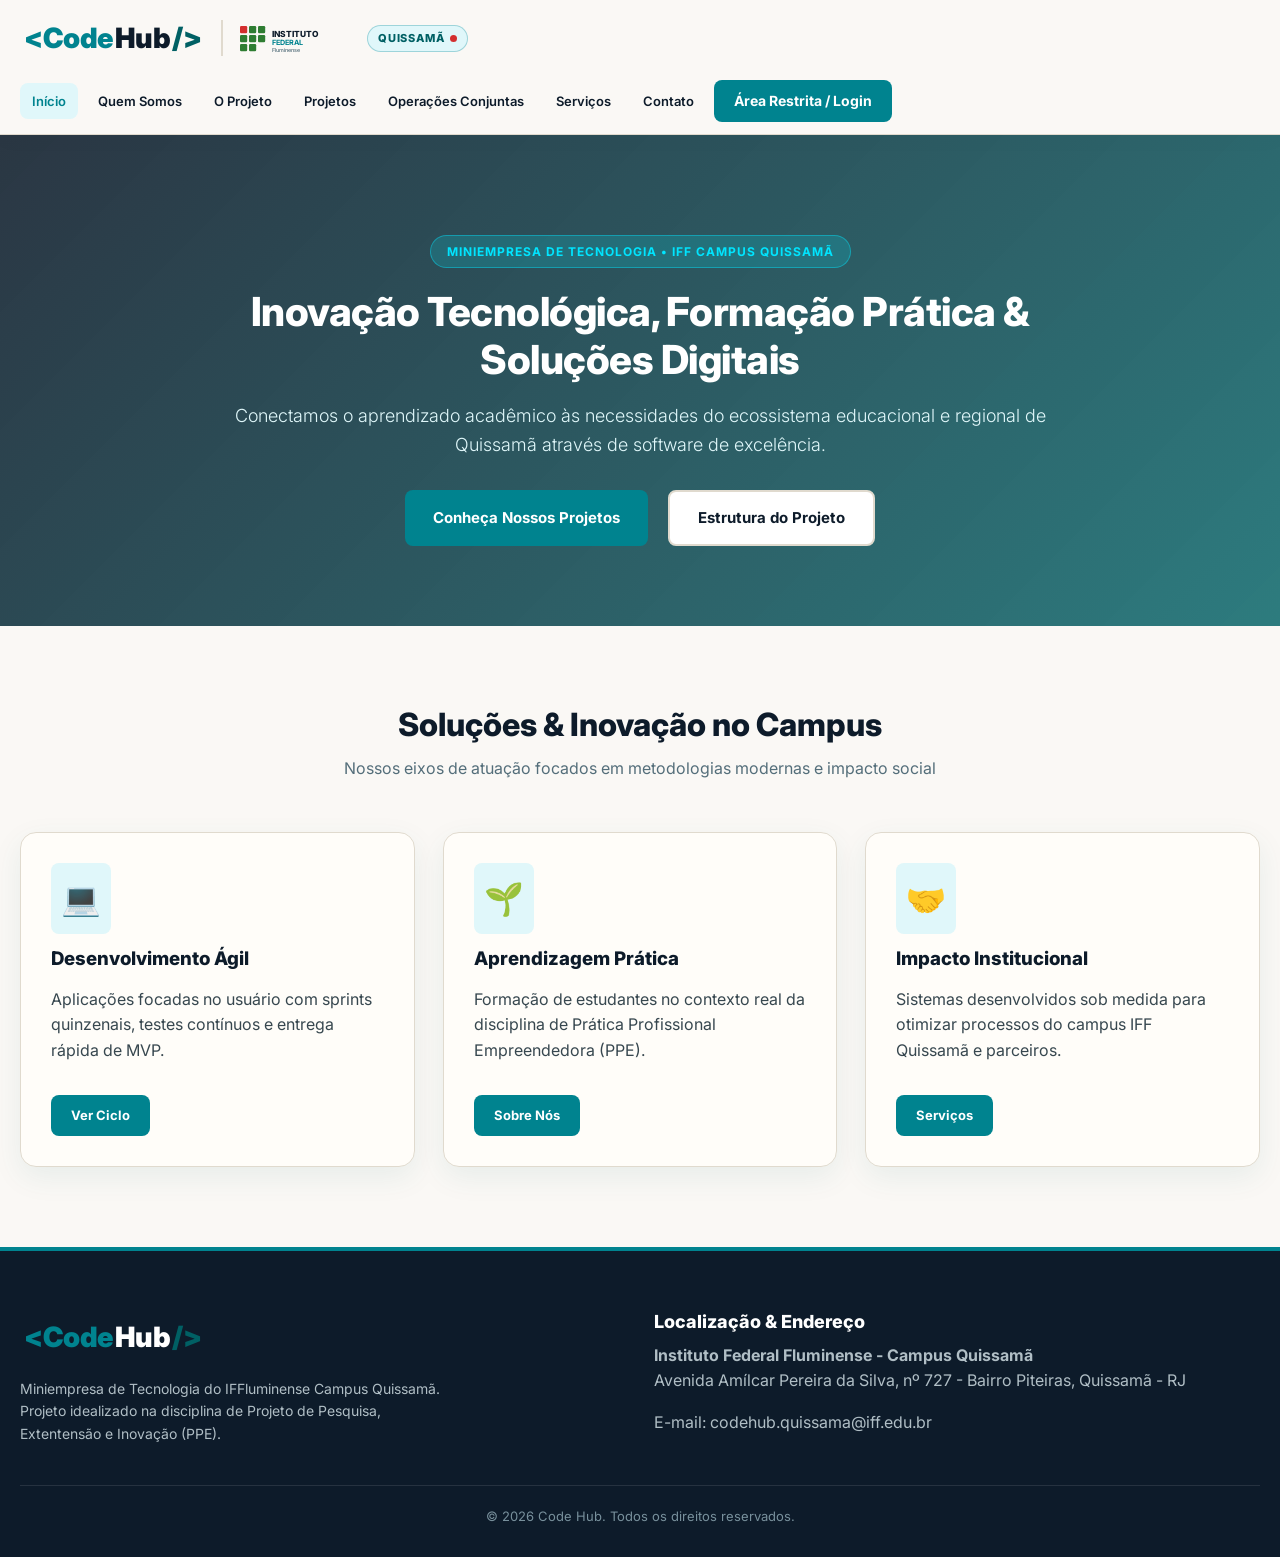
<file: index.html>
<!DOCTYPE html>
<html lang="pt-BR">
<head>
    <meta charset="UTF-8">
    <meta name="viewport" content="width=device-width, initial-scale=1.0">
    <title>Code Hub | Inovação & Tecnologia no IFF Quissamã</title>
    <link rel="preconnect" href="https://fonts.googleapis.com">
    <link rel="preconnect" href="https://fonts.gstatic.com" crossorigin>
    <link href="https://fonts.googleapis.com/css2?family=Inter:wght@300;400;500;600;700;800;900&display=swap" rel="stylesheet">
    <link rel="stylesheet" href="index.css">
</head>
<body class="page-transition">

    <!-- CABEÇALHO COM LOGO VETORIAL IFF E LOGO 3D AVANÇADA -->
    <header class="navbar">
        <div class="container nav-container">
            <div class="brand-wrapper">
                <div class="logo-3d-wrapper">
                    <a href="index.html" class="logo-3d" title="Code Hub IFF Quissamã">
                        <span class="logo-code">&lt;Code</span><span class="logo-hub">Hub</span><span class="logo-slash">/&gt;</span>
                    </a>
                </div>
                
                <!-- VETOR INLINE DO INSTITUTO FEDERAL -->
                <div class="iff-brand-container">
                    <svg class="iff-svg-logo" viewBox="0 0 200 60" fill="none" xmlns="http://www.w3.org/2000/svg">
                        <rect x="5" y="10" width="12" height="12" rx="2" fill="#d32f2f"/>
                        <rect x="20" y="10" width="12" height="12" rx="2" fill="#2e7d32"/>
                        <rect x="5" y="25" width="12" height="12" rx="2" fill="#2e7d32"/>
                        <rect x="20" y="25" width="12" height="12" rx="2" fill="#2e7d32"/>
                        <rect x="5" y="40" width="12" height="12" rx="2" fill="#2e7d32"/>
                        <rect x="20" y="40" width="12" height="12" rx="2" fill="#2e7d32"/>
                        <rect x="35" y="10" width="12" height="12" rx="2" fill="#2e7d32"/>
                        <rect x="35" y="25" width="12" height="12" rx="2" fill="#2e7d32"/>
                        <text x="58" y="28" fill="#0d1b2a" font-family="Inter" font-weight="800" font-size="14">INSTITUTO</text>
                        <text x="58" y="42" fill="#00838f" font-family="Inter" font-weight="700" font-size="12">FEDERAL</text>
                        <text x="58" y="53" fill="#546e7a" font-family="Inter" font-weight="500" font-size="9">Fluminense</text>
                    </svg>
                    <div class="iff-badge-discrete">
                        <a href="https://www.google.com/maps/search/?api=1&query=Avenida+Amilcar+Pereira+da+Silva+727+IFF+Quissam%C3%A3" target="_blank" rel="noopener noreferrer" class="link-quissama">
                            Quissamã
                        </a>
                        <span class="iff-dot"></span> 
                    </div>
                </div>
            </div>

            <nav class="nav-menu">
                <a href="index.html" class="nav-link active">Início</a>
                <a href="quem-somos.html" class="nav-link">Quem Somos</a>
                <a href="o-projeto.html" class="nav-link">O Projeto</a>
                <a href="projetos.html" class="nav-link">Projetos</a>
                <a href="operacoes.html" class="nav-link">Operações Conjuntas</a>
                <a href="servicos.html" class="nav-link">Serviços</a>
                <a href="contato.html" class="nav-link">Contato</a>
                <a href="login.html" class="btn-nav-login btn">Área Restrita / Login</a>
            </nav>
        </div>
    </header>

    <!-- HERO SECTION -->
    <section class="hero" style="background-image: url('https://images.unsplash.com/photo-1517245386807-bb43f82c33c4?auto=format&fit=crop&w=1600&q=80');">
        <div class="container hero-content">
            <span class="badge">Miniempresa de Tecnologia &bull; IFF Campus Quissamã</span>
            <h1>Inovação Tecnológica, Formação Prática &amp; Soluções Digitais</h1>
            <p>Conectamos o aprendizado acadêmico às necessidades do ecossistema educacional e regional de Quissamã através de software de excelência.</p>
            <div class="hero-buttons">
                <a href="projetos.html" class="btn btn-primary btn-lg">Conheça Nossos Projetos</a>
                <a href="o-projeto.html" class="btn btn-outline btn-lg">Estrutura do Projeto</a>
            </div>
        </div>
    </section>

    <!-- PILARES DE ATUAÇÃO -->
    <section class="section">
        <div class="container">
            <div class="section-title">
                <h2>Soluções &amp; Inovação no Campus</h2>
                <p>Nossos eixos de atuação focados em metodologias modernas e impacto social</p>
            </div>

            <div class="grid grid-3">
                <div class="card-pilar">
                    <div class="pilar-icon">💻</div>
                    <h3>Desenvolvimento Ágil</h3>
                    <p class="mt-2">Aplicações focadas no usuário com sprints quinzenais, testes contínuos e entrega rápida de MVP.</p>
                    <a href="o-projeto.html" class="btn btn-primary mt-4" style="padding: 10px 20px; font-size: 13px;">Ver Ciclo</a>
                </div>

                <div class="card-pilar">
                    <div class="pilar-icon">🌱</div>
                    <h3>Aprendizagem Prática</h3>
                    <p class="mt-2">Formação de estudantes no contexto real da disciplina de Prática Profissional Empreendedora (PPE).</p>
                    <a href="quem-somos.html" class="btn btn-primary mt-4" style="padding: 10px 20px; font-size: 13px;">Sobre Nós</a>
                </div>

                <div class="card-pilar">
                    <div class="pilar-icon">🤝</div>
                    <h3>Impacto Institucional</h3>
                    <p class="mt-2">Sistemas desenvolvidos sob medida para otimizar processos do campus IFF Quissamã e parceiros.</p>
                    <a href="servicos.html" class="btn btn-primary mt-4" style="padding: 10px 20px; font-size: 13px;">Serviços</a>
                </div>
            </div>
        </div>
    </section>

    <!-- RODAPÉ COMPLETO -->
    <footer class="footer">
        <div class="container">
            <div class="grid grid-2">
                <div>
                    <a href="index.html" class="logo-3d footer-logo">
                        <span class="logo-code">&lt;Code</span><span class="logo-hub">Hub</span><span class="logo-slash">/&gt;</span>
                    </a>
                    <p class="footer-desc">Miniempresa de Tecnologia do IFFluminense Campus Quissamã. Projeto idealizado na disciplina de Projeto de Pesquisa, Extentensão e Inovação (PPE).</p>
                </div>
                <div class="footer-contact">
                    <h4>Localização &amp; Endereço</h4>
                    <p><strong>Instituto Federal Fluminense - Campus Quissamã</strong></p>
                    <p>Avenida Amílcar Pereira da Silva, nº 727 - Bairro Piteiras, Quissamã - RJ</p>
                    <p class="mt-2">E-mail: codehub.quissama@iff.edu.br</p>
                </div>
            </div>
            <div class="footer-bottom">
                <p>&copy; 2026 Code Hub. Todos os direitos reservados.</p>
            </div>
        </div>
    </footer>

</body>
</html>
</file>
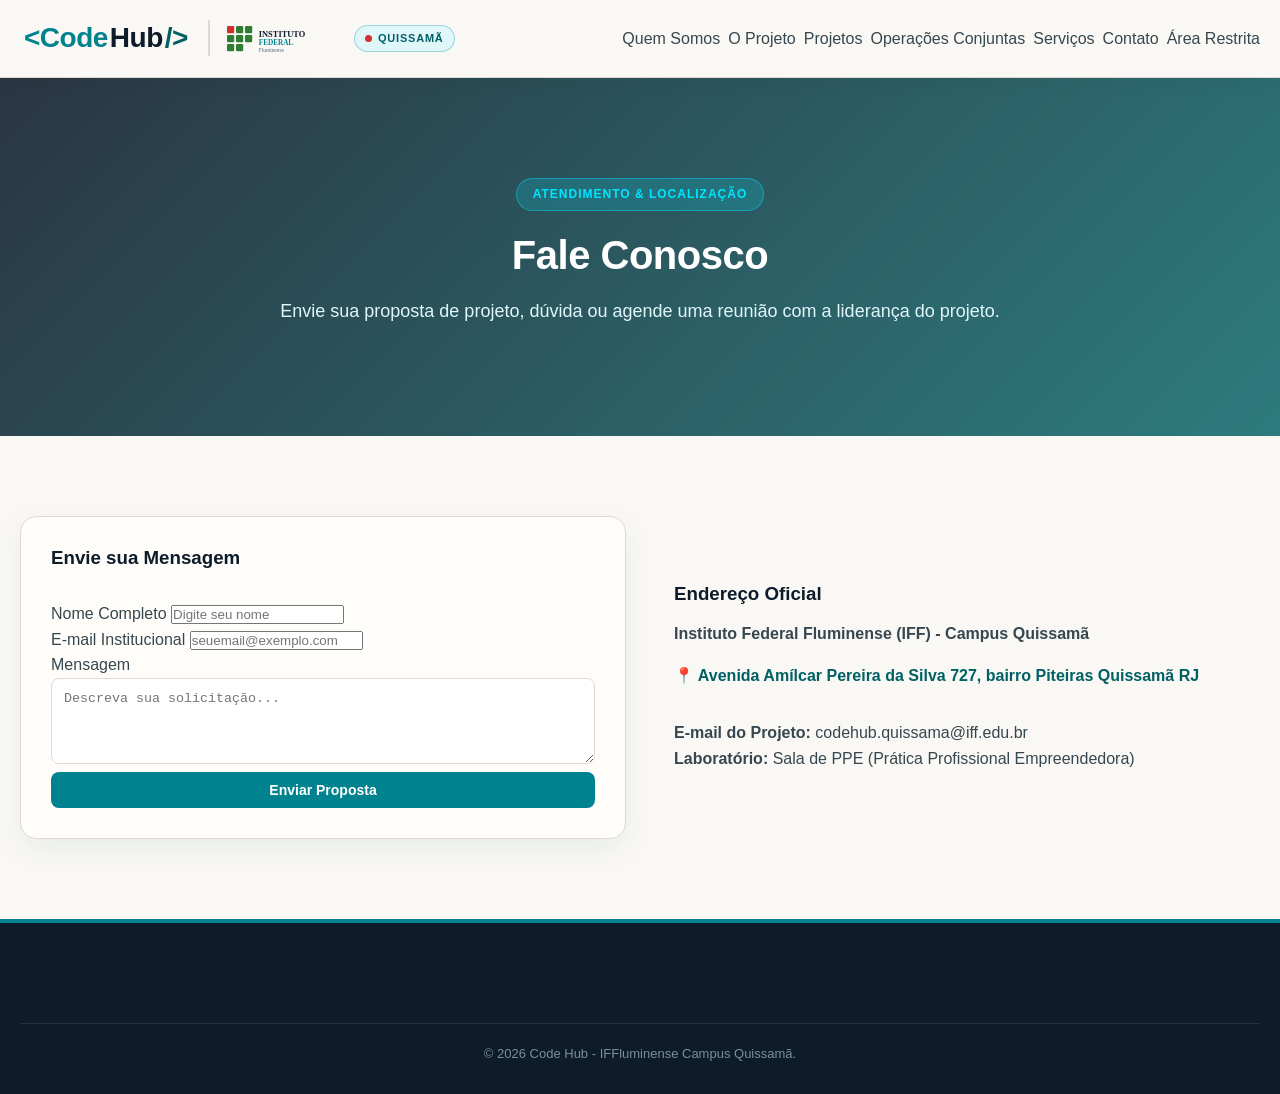
<file: contato.html>
<!DOCTYPE html>
<html lang="pt-BR">
<head>
    <meta charset="UTF-8">
    <meta name="viewport" content="width=device-width, initial-scale=1.0">
    <title>Contato | Code Hub</title>
    <link rel="stylesheet" href="index.css">
</head>
<body>

    <header class="navbar">
        <div class="container nav-container">
            <div class="brand-wrapper">
                <a href="index.html" class="logo-3d">
                    <span class="logo-code">&lt;Code</span><span class="logo-hub">Hub</span><span class="logo-slash">/&gt;</span>
                </a>
                <div class="iff-brand-container">
                    <svg class="iff-svg-logo" viewBox="0 0 200 60" fill="none" xmlns="http://www.w3.org/2000/svg">
                        <rect x="5" y="10" width="12" height="12" rx="2" fill="#d32f2f"/>
                        <rect x="20" y="10" width="12" height="12" rx="2" fill="#2e7d32"/>
                        <rect x="5" y="25" width="12" height="12" rx="2" fill="#2e7d32"/>
                        <rect x="20" y="25" width="12" height="12" rx="2" fill="#2e7d32"/>
                        <rect x="5" y="40" width="12" height="12" rx="2" fill="#2e7d32"/>
                        <rect x="20" y="40" width="12" height="12" rx="2" fill="#2e7d32"/>
                        <rect x="35" y="10" width="12" height="12" rx="2" fill="#2e7d32"/>
                        <rect x="35" y="25" width="12" height="12" rx="2" fill="#2e7d32"/>
                        <text x="58" y="28" fill="#0d1b2a" font-family="Inter" font-weight="800" font-size="14">INSTITUTO</text>
                        <text x="58" y="42" fill="#00838f" font-family="Inter" font-weight="700" font-size="12">FEDERAL</text>
                        <text x="58" y="53" fill="#546e7a" font-family="Inter" font-weight="500" font-size="9">Fluminense</text>
                    </svg>
                    <div class="iff-badge-discrete"><span class="iff-dot"></span> Quissamã</div>
                </div>
            </div>
            <nav class="nav-menu">
                <a href="quem-somos.html">Quem Somos</a>
                <a href="o-projeto.html">O Projeto</a>
                <a href="projetos.html">Projetos</a>
                <a href="operacoes.html">Operações Conjuntas</a>
                <a href="servicos.html">Serviços</a>
                <a href="contato.html" class="active">Contato</a>
                <a href="login.html" class="btn-nav-login">Área Restrita</a>
            </nav>
        </div>
    </header>

    <!-- HERO COM IMAGEM DE CONTATO -->
    <section class="hero" style="background-image: url('https://images.unsplash.com/photo-1423666639041-f56000c27a9a?auto=format&fit=crop&w=1600&q=80');">
        <div class="container hero-content">
            <span class="badge">Atendimento &amp; Localização</span>
            <h1>Fale Conosco</h1>
            <p>Envie sua proposta de projeto, dúvida ou agende uma reunião com a liderança do projeto.</p>
        </div>
    </section>

    <section class="section">
        <div class="container">
            <div class="grid grid-2">
                <div class="card-pilar">
                    <h3>Envie sua Mensagem</h3>
                    <form class="mt-4" onsubmit="event.preventDefault(); alert('Mensagem enviada com sucesso!');">
                        <div class="form-group">
                            <label>Nome Completo</label>
                            <input type="text" required placeholder="Digite seu nome">
                        </div>
                        <div class="form-group">
                            <label>E-mail Institucional</label>
                            <input type="email" required placeholder="seuemail@exemplo.com">
                        </div>
                        <div class="form-group">
                            <label>Mensagem</label>
                            <textarea rows="4" style="width: 100%; padding: 12px; border-radius: var(--radius-sm); border: 1px solid var(--border-color);" placeholder="Descreva sua solicitação..."></textarea>
                        </div>
                        <button type="submit" class="btn btn-primary" style="width: 100%;">Enviar Proposta</button>
                    </form>
                </div>

                <div style="display: flex; flex-direction: column; justify-content: center; padding: 20px;">
                    <h3>Endereço Oficial</h3>
                    <p class="mt-2"><strong>Instituto Federal Fluminense (IFF) - Campus Quissamã</strong></p>
                    <p style="color: var(--cyan-dark); font-weight: 700;" class="mt-2">📍 Avenida Amílcar Pereira da Silva 727, bairro Piteiras Quissamã RJ</p>
                    <p class="mt-4"><strong>E-mail do Projeto:</strong> codehub.quissama@iff.edu.br</p>
                    <p><strong>Laboratório:</strong> Sala de PPE (Prática Profissional Empreendedora)</p>
                </div>
            </div>
        </div>
    </section>

    <footer class="footer">
        <div class="container">
            <div class="footer-bottom">
                <p>&copy; 2026 Code Hub - IFFluminense Campus Quissamã.</p>
            </div>
        </div>
    </footer>

</body>
</html>
</file>
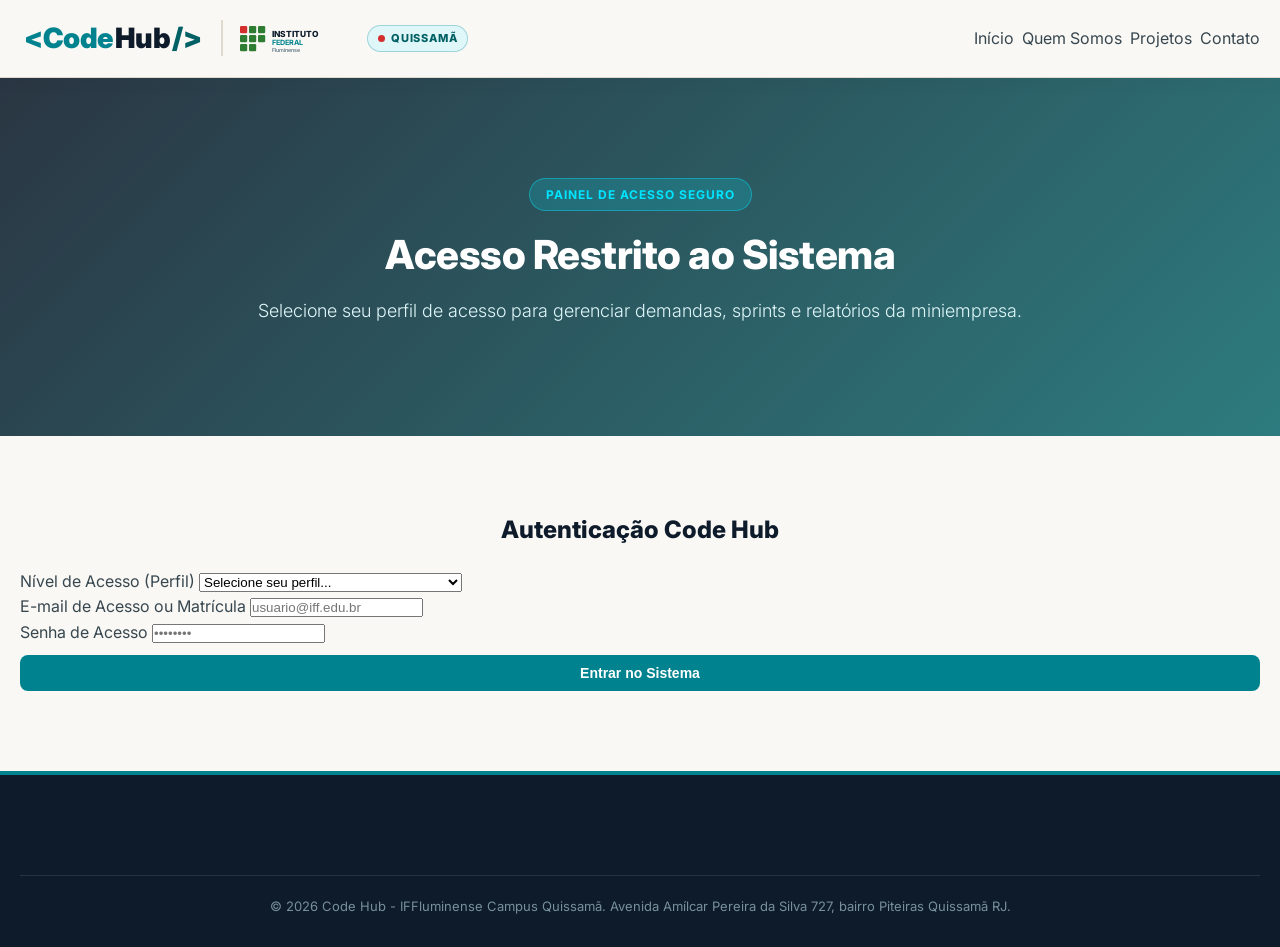
<file: login.html>
<!DOCTYPE html>
<html lang="pt-BR">
<head>
    <meta charset="UTF-8">
    <meta name="viewport" content="width=device-width, initial-scale=1.0">
    <title>Login & Autenticação | Code Hub</title>
    <link rel="preconnect" href="https://fonts.googleapis.com">
    <link rel="preconnect" href="https://fonts.gstatic.com" crossorigin>
    <link href="https://fonts.googleapis.com/css2?family=Inter:wght@300;400;500;600;700;800;900&display=swap" rel="stylesheet">
    <link rel="stylesheet" href="index.css">
</head>
<body>

    <!-- CABEÇALHO -->
    <header class="navbar">
        <div class="container nav-container">
            <div class="brand-wrapper">
                <a href="index.html" class="logo-3d">
                    <span class="logo-code">&lt;Code</span><span class="logo-hub">Hub</span><span class="logo-slash">/&gt;</span>
                </a>
                <div class="iff-brand-container">
                    <svg class="iff-svg-logo" viewBox="0 0 200 60" fill="none" xmlns="http://www.w3.org/2000/svg">
                        <rect x="5" y="10" width="12" height="12" rx="2" fill="#d32f2f"/>
                        <rect x="20" y="10" width="12" height="12" rx="2" fill="#2e7d32"/>
                        <rect x="5" y="25" width="12" height="12" rx="2" fill="#2e7d32"/>
                        <rect x="20" y="25" width="12" height="12" rx="2" fill="#2e7d32"/>
                        <rect x="5" y="40" width="12" height="12" rx="2" fill="#2e7d32"/>
                        <rect x="20" y="40" width="12" height="12" rx="2" fill="#2e7d32"/>
                        <rect x="35" y="10" width="12" height="12" rx="2" fill="#2e7d32"/>
                        <rect x="35" y="25" width="12" height="12" rx="2" fill="#2e7d32"/>
                        <text x="58" y="28" fill="#0d1b2a" font-family="Inter" font-weight="800" font-size="14">INSTITUTO</text>
                        <text x="58" y="42" fill="#00838f" font-family="Inter" font-weight="700" font-size="12">FEDERAL</text>
                        <text x="58" y="53" fill="#546e7a" font-family="Inter" font-weight="500" font-size="9">Fluminense</text>
                    </svg>
                    <div class="iff-badge-discrete"><span class="iff-dot"></span> Quissamã</div>
                </div>
            </div>

            <nav class="nav-menu">
                <a href="index.html">Início</a>
                <a href="quem-somos.html">Quem Somos</a>
                <a href="projetos.html">Projetos</a>
                <a href="contato.html">Contato</a>
            </nav>
        </div>
    </header>

    <!-- HERO COM IMAGEM DE SEGURANÇA E ACESSO RESTRITO -->
    <section class="hero" style="background-image: url('https://images.unsplash.com/photo-1555949963-ff9fe0c870eb?auto=format&fit=crop&w=1600&q=80');">
        <div class="container hero-content">
            <span class="badge">Painel de Acesso Seguro</span>
            <h1>Acesso Restrito ao Sistema</h1>
            <p>Selecione seu perfil de acesso para gerenciar demandas, sprints e relatórios da miniempresa.</p>
        </div>
    </section>

    <!-- FORMULÁRIO DE LOGIN ESTRUTURADO PARA BANCO DE DADOS -->
    <section class="section">
        <div class="container">
            <div class="login-wrapper">
                <h2 style="text-align: center; margin-bottom: 24px;">Autenticação Code Hub</h2>
                
                <!-- Formulário com método POST pronto para integração backend -->
                <form id="loginForm" method="POST" action="backend/login-process.php" onsubmit="validarLogin(event)">
                    
                    <!-- Seleção de Nível de Usuário -->
                    <div class="form-group">
                        <label for="userRole">Nível de Acesso (Perfil)</label>
                        <select id="userRole" name="role" required>
                            <option value="" disabled selected>Selecione seu perfil...</option>
                            <option value="admin">Administrador (Acesso Total ao Sistema)</option>
                            <option value="ceo">CEO (Coordenação Geral PPE)</option>
                            <option value="gerente">Gerente (Scrum Master / Liderança)</option>
                            <option value="usuario">Usuário (Estudante / Cliente Campus)</option>
                        </select>
                    </div>

                    <!-- Campo de E-mail / Usuário -->
                    <div class="form-group">
                        <label for="emailInput">E-mail de Acesso ou Matrícula</label>
                        <input type="email" id="emailInput" name="email" required placeholder="usuario@iff.edu.br">
                    </div>

                    <!-- Campo de Senha -->
                    <div class="form-group">
                        <label for="passwordInput">Senha de Acesso</label>
                        <input type="password" id="passwordInput" name="password" required placeholder="••••••••">
                    </div>

                    <button type="submit" class="btn btn-primary" style="width: 100%; margin-top: 10px;">Entrar no Sistema</button>
                </form>
            </div>
        </div>
    </section>

    <footer class="footer">
        <div class="container">
            <div class="footer-bottom">
                <p>&copy; 2026 Code Hub - IFFluminense Campus Quissamã. Avenida Amílcar Pereira da Silva 727, bairro Piteiras Quissamã RJ.</p>
            </div>
        </div>
    </footer>

    <!-- SCRIPT JS SIMULADOR DE AUTENTICAÇÃO COM INTEGRAÇÃO FUTURA -->
    <script>
        function validarLogin(event) {
            event.preventDefault();
            
            const role = document.getElementById('userRole').value;
            const email = document.getElementById('emailInput').value;
            
            // Exemplo de alerta estruturado de acordo com o nível selecionado
            alert(`Acesso simulado com sucesso!\n\nPerfil: ${role.toUpperCase()}\nE-mail: ${email}\n\nPronto para conectar ao seu banco de dados MySQL/Firebase via Backend.`);
        }
    </script>
</body>
</html>
</file>
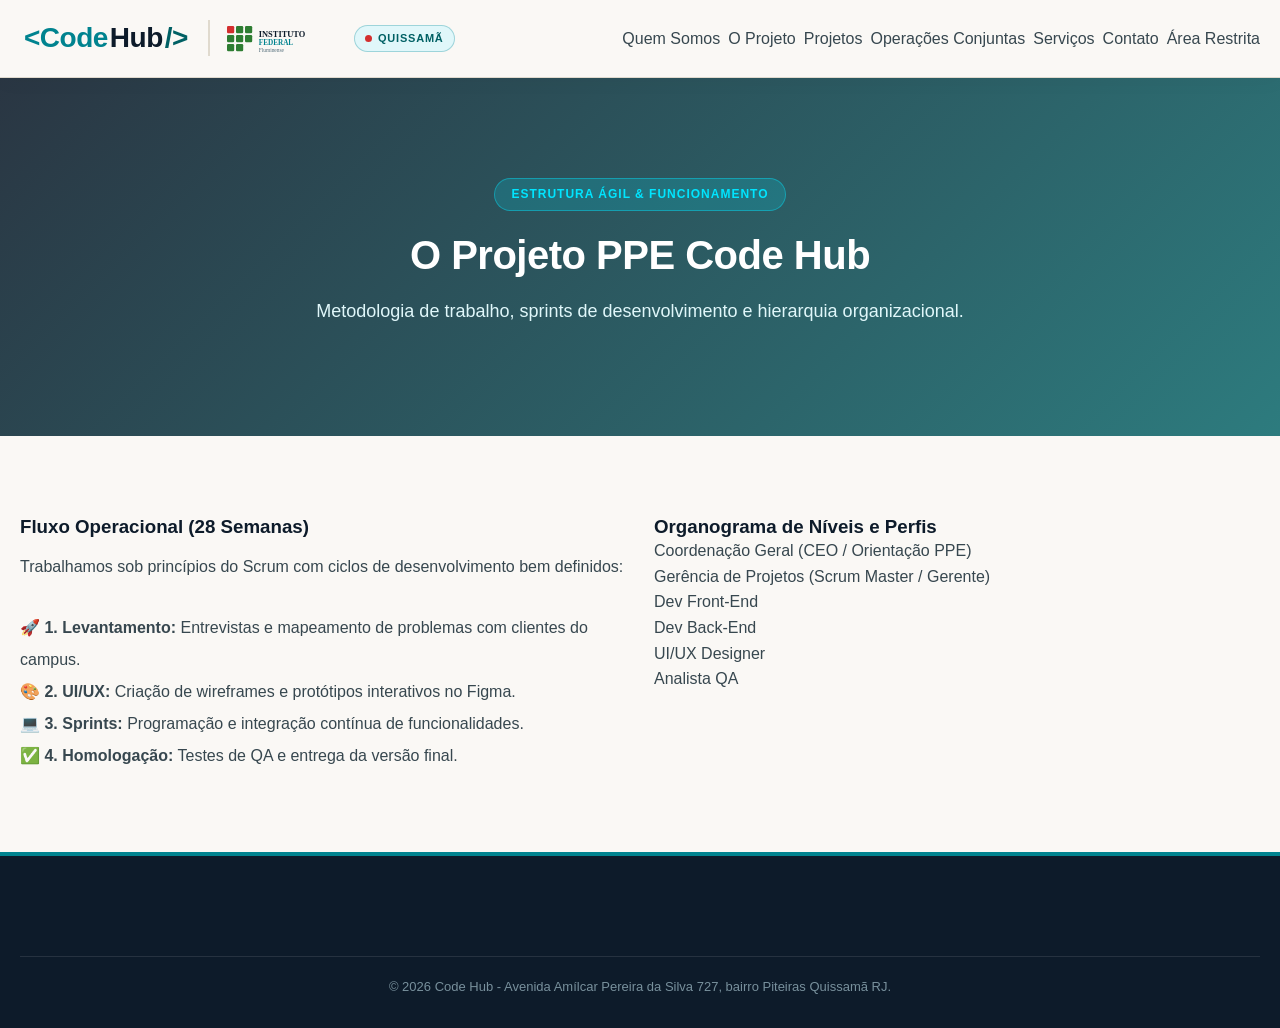
<file: o-projeto.html>
<!DOCTYPE html>
<html lang="pt-BR">
<head>
    <meta charset="UTF-8">
    <meta name="viewport" content="width=device-width, initial-scale=1.0">
    <title>O Projeto | Code Hub</title>
    <link rel="stylesheet" href="index.css">
</head>
<body>

    <header class="navbar">
        <div class="container nav-container">
            <div class="brand-wrapper">
                <a href="index.html" class="logo-3d">
                    <span class="logo-code">&lt;Code</span><span class="logo-hub">Hub</span><span class="logo-slash">/&gt;</span>
                </a>
                <div class="iff-brand-container">
                    <svg class="iff-svg-logo" viewBox="0 0 200 60" fill="none" xmlns="http://www.w3.org/2000/svg">
                        <rect x="5" y="10" width="12" height="12" rx="2" fill="#d32f2f"/>
                        <rect x="20" y="10" width="12" height="12" rx="2" fill="#2e7d32"/>
                        <rect x="5" y="25" width="12" height="12" rx="2" fill="#2e7d32"/>
                        <rect x="20" y="25" width="12" height="12" rx="2" fill="#2e7d32"/>
                        <rect x="5" y="40" width="12" height="12" rx="2" fill="#2e7d32"/>
                        <rect x="20" y="40" width="12" height="12" rx="2" fill="#2e7d32"/>
                        <rect x="35" y="10" width="12" height="12" rx="2" fill="#2e7d32"/>
                        <rect x="35" y="25" width="12" height="12" rx="2" fill="#2e7d32"/>
                        <text x="58" y="28" fill="#0d1b2a" font-family="Inter" font-weight="800" font-size="14">INSTITUTO</text>
                        <text x="58" y="42" fill="#00838f" font-family="Inter" font-weight="700" font-size="12">FEDERAL</text>
                        <text x="58" y="53" fill="#546e7a" font-family="Inter" font-weight="500" font-size="9">Fluminense</text>
                    </svg>
                    <div class="iff-badge-discrete"><span class="iff-dot"></span> Quissamã</div>
                </div>
            </div>
            <nav class="nav-menu">
                <a href="quem-somos.html">Quem Somos</a>
                <a href="o-projeto.html" class="active">O Projeto</a>
                <a href="projetos.html">Projetos</a>
                <a href="operacoes.html">Operações Conjuntas</a>
                <a href="servicos.html">Serviços</a>
                <a href="contato.html">Contato</a>
                <a href="login.html" class="btn-nav-login">Área Restrita</a>
            </nav>
        </div>
    </header>

    <!-- HERO DE O PROJETO COM IMAGEM TECH NO FUNDO -->
    <section class="hero" style="background-image: url('https://images.unsplash.com/photo-1531403009284-440f080d1e12?auto=format&fit=crop&w=1600&q=80');">
        <div class="container hero-content">
            <span class="badge">Estrutura Ágil &amp; Funcionamento</span>
            <h1>O Projeto PPE Code Hub</h1>
            <p>Metodologia de trabalho, sprints de desenvolvimento e hierarquia organizacional.</p>
        </div>
    </section>

    <section class="section">
        <div class="container">
            <div class="grid grid-2">
                <div>
                    <h3>Fluxo Operacional (28 Semanas)</h3>
                    <p class="mt-2">Trabalhamos sob princípios do Scrum com ciclos de desenvolvimento bem definidos:</p>
                    <ul class="mt-4" style="line-height: 2;">
                        <li>🚀 <strong>1. Levantamento:</strong> Entrevistas e mapeamento de problemas com clientes do campus.</li>
                        <li>🎨 <strong>2. UI/UX:</strong> Criação de wireframes e protótipos interativos no Figma.</li>
                        <li>💻 <strong>3. Sprints:</strong> Programação e integração contínua de funcionalidades.</li>
                        <li>✅ <strong>4. Homologação:</strong> Testes de QA e entrega da versão final.</li>
                    </ul>
                </div>

                <div class="card-organograma">
                    <h3>Organograma de Níveis e Perfis</h3>
                    <div class="tree-node main">Coordenação Geral (CEO / Orientação PPE)</div>
                    <div class="tree-node coordinator">Gerência de Projetos (Scrum Master / Gerente)</div>
                    <div class="tree-grid">
                        <div class="tree-node team">Dev Front-End</div>
                        <div class="tree-node team">Dev Back-End</div>
                        <div class="tree-node team">UI/UX Designer</div>
                        <div class="tree-node team">Analista QA</div>
                    </div>
                </div>
            </div>
        </div>
    </section>

    <footer class="footer">
        <div class="container">
            <div class="footer-bottom">
                <p>&copy; 2026 Code Hub - Avenida Amílcar Pereira da Silva 727, bairro Piteiras Quissamã RJ.</p>
            </div>
        </div>
    </footer>

</body>
</html>
</file>
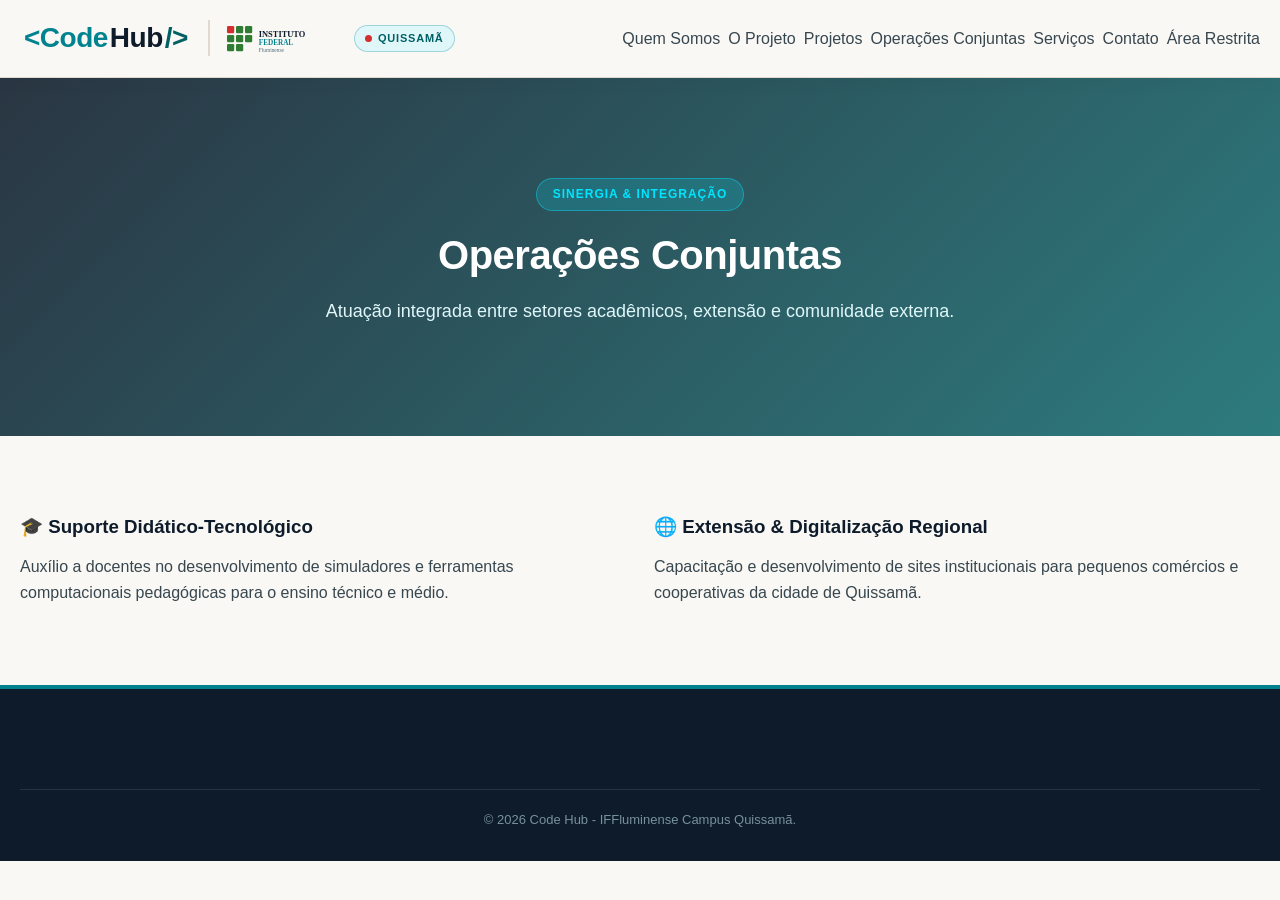
<file: operacoes.html>
<!DOCTYPE html>
<html lang="pt-BR">
<head>
    <meta charset="UTF-8">
    <meta name="viewport" content="width=device-width, initial-scale=1.0">
    <title>Operações Conjuntas | Code Hub</title>
    <link rel="stylesheet" href="index.css">
</head>
<body>

    <header class="navbar">
        <div class="container nav-container">
            <div class="brand-wrapper">
                <a href="index.html" class="logo-3d">
                    <span class="logo-code">&lt;Code</span><span class="logo-hub">Hub</span><span class="logo-slash">/&gt;</span>
                </a>
                <div class="iff-brand-container">
                    <svg class="iff-svg-logo" viewBox="0 0 200 60" fill="none" xmlns="http://www.w3.org/2000/svg">
                        <rect x="5" y="10" width="12" height="12" rx="2" fill="#d32f2f"/>
                        <rect x="20" y="10" width="12" height="12" rx="2" fill="#2e7d32"/>
                        <rect x="5" y="25" width="12" height="12" rx="2" fill="#2e7d32"/>
                        <rect x="20" y="25" width="12" height="12" rx="2" fill="#2e7d32"/>
                        <rect x="5" y="40" width="12" height="12" rx="2" fill="#2e7d32"/>
                        <rect x="20" y="40" width="12" height="12" rx="2" fill="#2e7d32"/>
                        <rect x="35" y="10" width="12" height="12" rx="2" fill="#2e7d32"/>
                        <rect x="35" y="25" width="12" height="12" rx="2" fill="#2e7d32"/>
                        <text x="58" y="28" fill="#0d1b2a" font-family="Inter" font-weight="800" font-size="14">INSTITUTO</text>
                        <text x="58" y="42" fill="#00838f" font-family="Inter" font-weight="700" font-size="12">FEDERAL</text>
                        <text x="58" y="53" fill="#546e7a" font-family="Inter" font-weight="500" font-size="9">Fluminense</text>
                    </svg>
                    <div class="iff-badge-discrete"><span class="iff-dot"></span> Quissamã</div>
                </div>
            </div>
            <nav class="nav-menu">
                <a href="quem-somos.html">Quem Somos</a>
                <a href="o-projeto.html">O Projeto</a>
                <a href="projetos.html">Projetos</a>
                <a href="operacoes.html" class="active">Operações Conjuntas</a>
                <a href="servicos.html">Serviços</a>
                <a href="contato.html">Contato</a>
                <a href="login.html" class="btn-nav-login">Área Restrita</a>
            </nav>
        </div>
    </header>

    <!-- HERO COM IMAGEM DE COLABORAÇÃO -->
    <section class="hero" style="background-image: url('https://images.unsplash.com/photo-1522071820081-009f0129c71c?auto=format&fit=crop&w=1600&q=80');">
        <div class="container hero-content">
            <span class="badge">Sinergia &amp; Integração</span>
            <h1>Operações Conjuntas</h1>
            <p>Atuação integrada entre setores acadêmicos, extensão e comunidade externa.</p>
        </div>
    </section>

    <section class="section">
        <div class="container">
            <div class="grid grid-2">
                <div class="card-operacao">
                    <h3>🎓 Suporte Didático-Tecnológico</h3>
                    <p class="mt-2">Auxílio a docentes no desenvolvimento de simuladores e ferramentas computacionais pedagógicas para o ensino técnico e médio.</p>
                </div>
                <div class="card-operacao">
                    <h3>🌐 Extensão &amp; Digitalização Regional</h3>
                    <p class="mt-2">Capacitação e desenvolvimento de sites institucionais para pequenos comércios e cooperativas da cidade de Quissamã.</p>
                </div>
            </div>
        </div>
    </section>

    <footer class="footer">
        <div class="container">
            <div class="footer-bottom">
                <p>&copy; 2026 Code Hub - IFFluminense Campus Quissamã.</p>
            </div>
        </div>
    </footer>

</body>
</html>
</file>
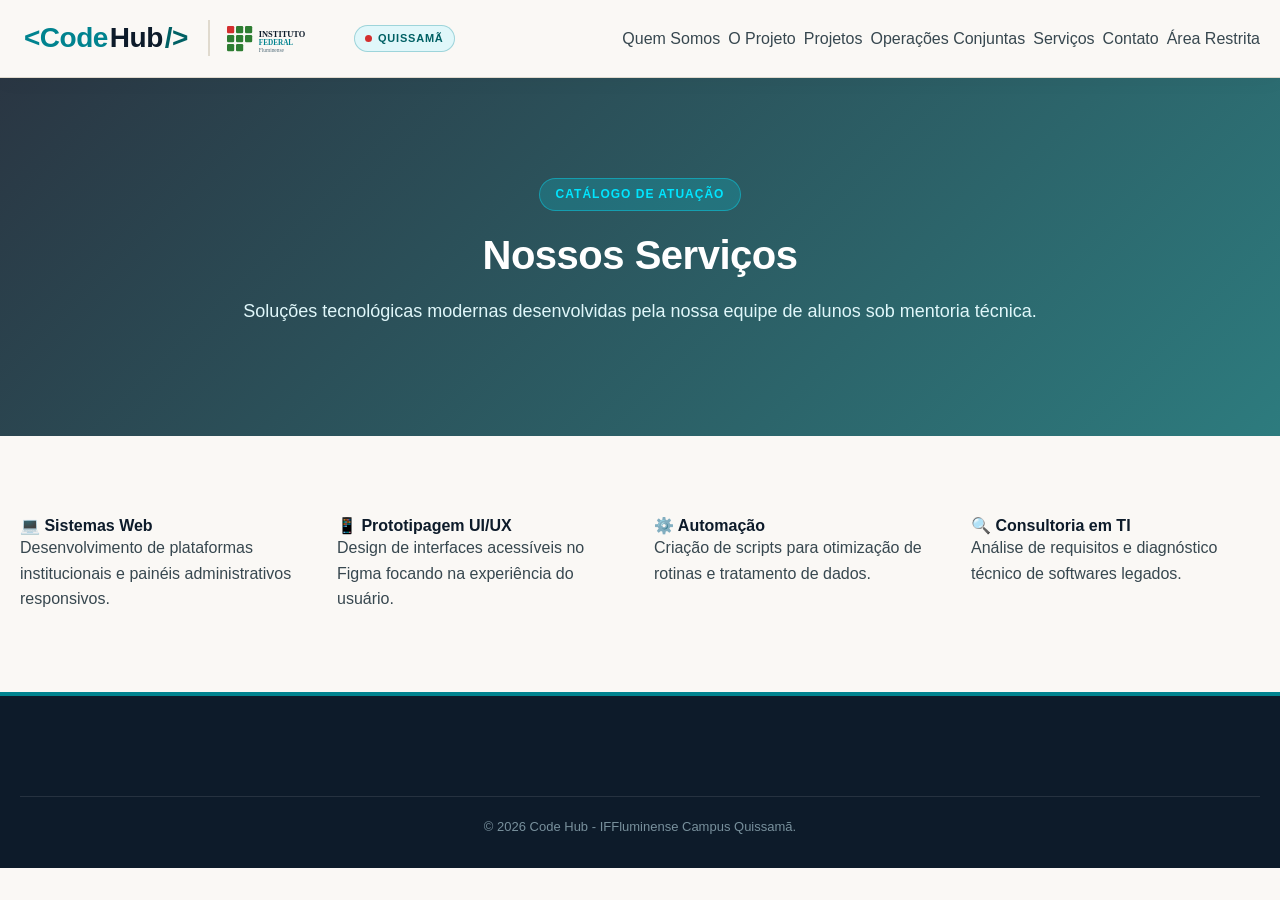
<file: servicos.html>
<!DOCTYPE html>
<html lang="pt-BR">
<head>
    <meta charset="UTF-8">
    <meta name="viewport" content="width=device-width, initial-scale=1.0">
    <title>Serviços | Code Hub</title>
    <link rel="stylesheet" href="index.css">
</head>
<body>

    <header class="navbar">
        <div class="container nav-container">
            <div class="brand-wrapper">
                <a href="index.html" class="logo-3d">
                    <span class="logo-code">&lt;Code</span><span class="logo-hub">Hub</span><span class="logo-slash">/&gt;</span>
                </a>
                <div class="iff-brand-container">
                    <svg class="iff-svg-logo" viewBox="0 0 200 60" fill="none" xmlns="http://www.w3.org/2000/svg">
                        <rect x="5" y="10" width="12" height="12" rx="2" fill="#d32f2f"/>
                        <rect x="20" y="10" width="12" height="12" rx="2" fill="#2e7d32"/>
                        <rect x="5" y="25" width="12" height="12" rx="2" fill="#2e7d32"/>
                        <rect x="20" y="25" width="12" height="12" rx="2" fill="#2e7d32"/>
                        <rect x="5" y="40" width="12" height="12" rx="2" fill="#2e7d32"/>
                        <rect x="20" y="40" width="12" height="12" rx="2" fill="#2e7d32"/>
                        <rect x="35" y="10" width="12" height="12" rx="2" fill="#2e7d32"/>
                        <rect x="35" y="25" width="12" height="12" rx="2" fill="#2e7d32"/>
                        <text x="58" y="28" fill="#0d1b2a" font-family="Inter" font-weight="800" font-size="14">INSTITUTO</text>
                        <text x="58" y="42" fill="#00838f" font-family="Inter" font-weight="700" font-size="12">FEDERAL</text>
                        <text x="58" y="53" fill="#546e7a" font-family="Inter" font-weight="500" font-size="9">Fluminense</text>
                    </svg>
                    <div class="iff-badge-discrete"><span class="iff-dot"></span> Quissamã</div>
                </div>
            </div>
            <nav class="nav-menu">
                <a href="quem-somos.html">Quem Somos</a>
                <a href="o-projeto.html">O Projeto</a>
                <a href="projetos.html">Projetos</a>
                <a href="operacoes.html">Operações Conjuntas</a>
                <a href="servicos.html" class="active">Serviços</a>
                <a href="contato.html">Contato</a>
                <a href="login.html" class="btn-nav-login">Área Restrita</a>
            </nav>
        </div>
    </header>

    <!-- HERO COM IMAGEM DE SERVIÇOS/CÓDIGO -->
    <section class="hero" style="background-image: url('https://images.unsplash.com/photo-1498050108023-c5249f4df085?auto=format&fit=crop&w=1600&q=80');">
        <div class="container hero-content">
            <span class="badge">Catálogo de Atuação</span>
            <h1>Nossos Serviços</h1>
            <p>Soluções tecnológicas modernas desenvolvidas pela nossa equipe de alunos sob mentoria técnica.</p>
        </div>
    </section>

    <section class="section">
        <div class="container">
            <div class="grid grid-4">
                <div class="card-service">
                    <h4>💻 Sistemas Web</h4>
                    <p>Desenvolvimento de plataformas institucionais e painéis administrativos responsivos.</p>
                </div>
                <div class="card-service">
                    <h4>📱 Prototipagem UI/UX</h4>
                    <p>Design de interfaces acessíveis no Figma focando na experiência do usuário.</p>
                </div>
                <div class="card-service">
                    <h4>⚙️ Automação</h4>
                    <p>Criação de scripts para otimização de rotinas e tratamento de dados.</p>
                </div>
                <div class="card-service">
                    <h4>🔍 Consultoria em TI</h4>
                    <p>Análise de requisitos e diagnóstico técnico de softwares legados.</p>
                </div>
            </div>
        </div>
    </section>

    <footer class="footer">
        <div class="container">
            <div class="footer-bottom">
                <p>&copy; 2026 Code Hub - IFFluminense Campus Quissamã.</p>
            </div>
        </div>
    </footer>

</body>
</html>
</file>
<file: index.css>
/* ==========================================================================
   CODE HUB - ESTILOS GLOBAIS & DESIGN SYSTEM (index.css)
   ========================================================================== */

:root {
    /* --- CORES PRINCIPAIS --- */
    --cyan-primary: #00838f;        /* Ciano Padrão dos Botões */
    --cyan-dark: #006064;           
    --cyan-light: #00e5ff;          
    --cyan-soft-bg: #e0f7fa;        
    
    --cream-bg: #faf8f5;            
    --cream-card: #fffdf9;          
    --cream-darker: #f3efe6;        
    
    --dark-slate: #0d1b2a;          
    --body-text: #37474f;           
    --border-color: #e0dace;        
    
    /* --- EFEITOS E DIMENSÕES --- */
    --radius-sm: 8px;
    --radius-md: 16px;
    --radius-lg: 24px;
    --shadow-soft: 0 10px 30px rgba(0, 96, 100, 0.08);
    --shadow-hover: 0 18px 40px rgba(0, 96, 100, 0.22);
    --transition: all 0.3s cubic-bezier(0.4, 0, 0.2, 1);
}

/* --- RESET E BASE --- */
* {
    margin: 0;
    padding: 0;
    box-sizing: border-box;
}

html {
    scroll-behavior: smooth;
}

body {
    font-family: 'Inter', -apple-system, BlinkMacSystemFont, "Segoe UI", Roboto, sans-serif;
    color: var(--body-text);
    background-color: var(--cream-bg);
    line-height: 1.6;
    overflow-x: hidden;
}

/* --- TRANSIÇÃO PÁGINA --- */
.page-transition {
    animation: fadeInSlide 0.6s cubic-bezier(0.16, 1, 0.3, 1) forwards;
}

@keyframes fadeInSlide {
    0% {
        opacity: 0;
        transform: translateY(12px);
    }
    100% {
        opacity: 1;
        transform: translateY(0);
    }
}

h1, h2, h3, h4, h5, h6 {
    color: var(--dark-slate);
    font-weight: 800;
    line-height: 1.2;
}

a {
    text-decoration: none;
    color: inherit;
}

ul {
    list-style: none;
}

img {
    max-width: 100%;
    height: auto;
    display: block;
}

/* --- CONTAINERS & GRID --- */
.container {
    width: 100%;
    max-width: 1280px;
    margin: 0 auto;
    padding: 0 20px;
}

.section {
    padding: 80px 0;
}

.grid {
    display: grid;
    gap: 28px;
}

.grid-2 { grid-template-columns: repeat(2, 1fr); }
.grid-3 { grid-template-columns: repeat(3, 1fr); }
.grid-4 { grid-template-columns: repeat(4, 1fr); }

.mt-2 { margin-top: 16px; }
.mt-4 { margin-top: 32px; }

/* --- BARRA DE NAVEGAÇÃO (NAVBAR) --- */
.navbar {
    position: sticky;
    top: 0;
    background: rgba(250, 248, 245, 0.96);
    backdrop-filter: blur(14px);
    border-bottom: 1px solid var(--border-color);
    z-index: 1000;
    padding: 12px 0;
    box-shadow: 0 4px 20px rgba(0, 0, 0, 0.03);
}

.nav-container {
    display: flex;
    align-items: center;
    justify-content: space-between;
    gap: 15px;
    flex-wrap: wrap;
}

.brand-wrapper {
    display: flex;
    align-items: center;
    gap: 16px;
    margin-right: 18px; /* Espaço entre Quissamã e o botão Início */
}

/* --- LOGO 3D CODE HUB (SEM DESFOQUE NO SLASHER />) --- */
.logo-3d-wrapper {
    perspective: 1000px;
}

.logo-3d {
    font-size: 28px;
    font-weight: 900;
    display: inline-flex;
    align-items: center;
    letter-spacing: -0.5px;
    position: relative;
    padding: 4px;
}

.logo-code {
    color: var(--cyan-primary);
    font-weight: 900;
}

.logo-hub {
    color: var(--dark-slate);
    font-weight: 900;
    margin: 0 2px;
}

/* RESOLVIDO: Removido filtro de sombra e animação que causavam o borrão */
.logo-slash {
    color: var(--cyan-dark);
    font-weight: 900;
    text-shadow: none !important;
    filter: none !important;
}

/* --- MARCA DO IFF & BOTÃO QUISSAMÃ --- */
.iff-brand-container {
    display: flex;
    align-items: center;
    gap: 10px;
    border-left: 2px solid var(--border-color);
    padding-left: 14px;
}

.iff-svg-logo {
    height: 36px;
    width: auto;
}

.iff-badge-discrete {
    display: flex;
    align-items: center;
    gap: 6px;
    font-size: 11px;
    font-weight: 800;
    letter-spacing: 0.8px;
    text-transform: uppercase;
    color: var(--cyan-dark);
    background: var(--cyan-soft-bg);
    border: 1px solid rgba(0, 131, 143, 0.3);
    padding: 4px 10px;
    border-radius: 20px;
    transition: var(--transition);
}

.iff-badge-discrete:hover {
    background: #b2ebf2;
}

.iff-dot {
    width: 7px;
    height: 7px;
    background-color: #d32f2f;
    border-radius: 50%;
    display: inline-block;
}

/* --- MENU DE NAVEGAÇÃO COMPACTO E RESPONSIVO --- */
.nav-menu {
    display: flex;
    align-items: center;
    gap: 8px;
    flex-wrap: wrap;
}

.nav-link {
    font-weight: 600;
    font-size: 13px;
    color: var(--dark-slate);
    padding: 8px 12px;
    border-radius: var(--radius-sm);
    transition: var(--transition);
    white-space: nowrap;
}

.nav-link:hover,
.nav-link.active {
    color: var(--cyan-primary);
    background-color: var(--cyan-soft-bg);
}

/* --- BOTÕES COM COR CIANO PADRÃO E VERDE GRADIENTE NO HOVER --- */
.btn {
    display: inline-flex;
    align-items: center;
    justify-content: center;
    gap: 8px;
    padding: 10px 20px;
    border-radius: var(--radius-sm);
    font-weight: 700;
    font-size: 14px;
    cursor: pointer;
    transition: var(--transition);
    border: none;
    text-align: center;
    background-color: var(--cyan-primary) !important; /* Cor de fundo normal (Ciano) */
    color: #ffffff !important;
    white-space: nowrap;
}

/* Efeito ao passar o mouse: Fundo Verde Gradiente */
.btn:hover,
.btn-nav-login:hover,
.btn-primary:hover,
.btn-gradient:hover {
    background: linear-gradient(135deg, #2e7d32 0%, #4caf50 100%) !important; /* Verde Gradiente */
    color: #ffffff !important;
    transform: translateY(-2px);
    box-shadow: 0 6px 18px rgba(46, 125, 50, 0.35);
}

.btn-lg {
    padding: 14px 28px;
    font-size: 15px;
}

/* Botão Outline */
.btn-outline {
    background-color: #ffffff !important;
    color: var(--dark-slate) !important;
    border: 2px solid var(--border-color);
}

.btn-outline:hover {
    background: linear-gradient(135deg, #2e7d32 0%, #4caf50 100%) !important;
    color: #ffffff !important;
    border-color: transparent;
}

/* --- HERO SECTION --- */
.hero {
    position: relative;
    padding: 100px 0 80px 0;
    background-size: cover;
    background-position: center;
    background-repeat: no-repeat;
    color: #ffffff;
    text-align: center;
}

.hero::before {
    content: "";
    position: absolute;
    top: 0; left: 0; right: 0; bottom: 0;
    background: linear-gradient(135deg, rgba(13, 27, 42, 0.88) 0%, rgba(0, 96, 100, 0.82) 100%);
    z-index: 1;
}

.hero-content {
    position: relative;
    z-index: 2;
    max-width: 860px;
}

.badge {
    display: inline-block;
    background: rgba(0, 229, 255, 0.18);
    border: 1px solid rgba(0, 229, 255, 0.4);
    color: #00e5ff;
    font-weight: 700;
    font-size: 12px;
    padding: 6px 16px;
    border-radius: 30px;
    margin-bottom: 20px;
    text-transform: uppercase;
    letter-spacing: 1px;
}

.hero h1 {
    color: #ffffff;
    font-size: 40px;
    margin-bottom: 18px;
    letter-spacing: -0.5px;
}

.hero p {
    font-size: 18px;
    margin-bottom: 30px;
    color: #e0f7fa;
    font-weight: 300;
}

.hero-buttons {
    display: flex;
    justify-content: center;
    gap: 20px;
    flex-wrap: wrap;
}

/* --- TÍTULOS --- */
.section-title {
    text-align: center;
    max-width: 700px;
    margin: 0 auto 50px auto;
}

.section-title h2 {
    font-size: 32px;
    margin-bottom: 12px;
}

.section-title p {
    font-size: 16px;
    color: #546e7a;
}

/* --- CARDS --- */
.card-pilar {
    background-color: var(--cream-card);
    padding: 30px;
    border-radius: var(--radius-md);
    border: 1px solid var(--border-color);
    box-shadow: var(--shadow-soft);
    transition: var(--transition);
}

.card-pilar:hover {
    transform: translateY(-5px);
    box-shadow: var(--shadow-hover);
}

.pilar-icon {
    font-size: 32px;
    margin-bottom: 14px;
    display: inline-block;
    padding: 10px;
    background: var(--cyan-soft-bg);
    border-radius: var(--radius-sm);
}

/* --- RODAPÉ (FOOTER) --- */
.footer {
    background-color: var(--dark-slate);
    color: #b0bec5;
    padding: 60px 0 30px 0;
    border-top: 4px solid var(--cyan-primary);
}

.footer-logo .logo-hub {
    color: #ffffff;
}

.footer-desc {
    margin-top: 14px;
    max-width: 420px;
    font-size: 14px;
}

.footer-contact h4 {
    color: #ffffff;
    font-size: 18px;
    margin-bottom: 10px;
}

.footer-bottom {
    margin-top: 40px;
    padding-top: 20px;
    border-top: 1px solid rgba(255, 255, 255, 0.1);
    text-align: center;
    font-size: 13px;
    color: #78909c;
}

/* --- RESPONSIVIDADE PARA AJUSTAR CERTINHO NA TELA --- */
@media (max-width: 1200px) {
    .nav-container {
        justify-content: center;
    }
    .brand-wrapper {
        margin-right: 0;
        margin-bottom: 10px;
    }
    .nav-menu {
        justify-content: center;
    }
}

@media (max-width: 992px) {
    .grid-3 { grid-template-columns: repeat(1, 1fr); }
    .hero h1 { font-size: 32px; }
}

@media (max-width: 768px) {
    .grid-2 { grid-template-columns: repeat(1, 1fr); }
    .brand-wrapper { flex-direction: column; gap: 8px; }
    .iff-brand-container { border-left: none; padding-left: 0; }
    .hero h1 { font-size: 26px; }
    .hero p { font-size: 15px; }
}
</file>
